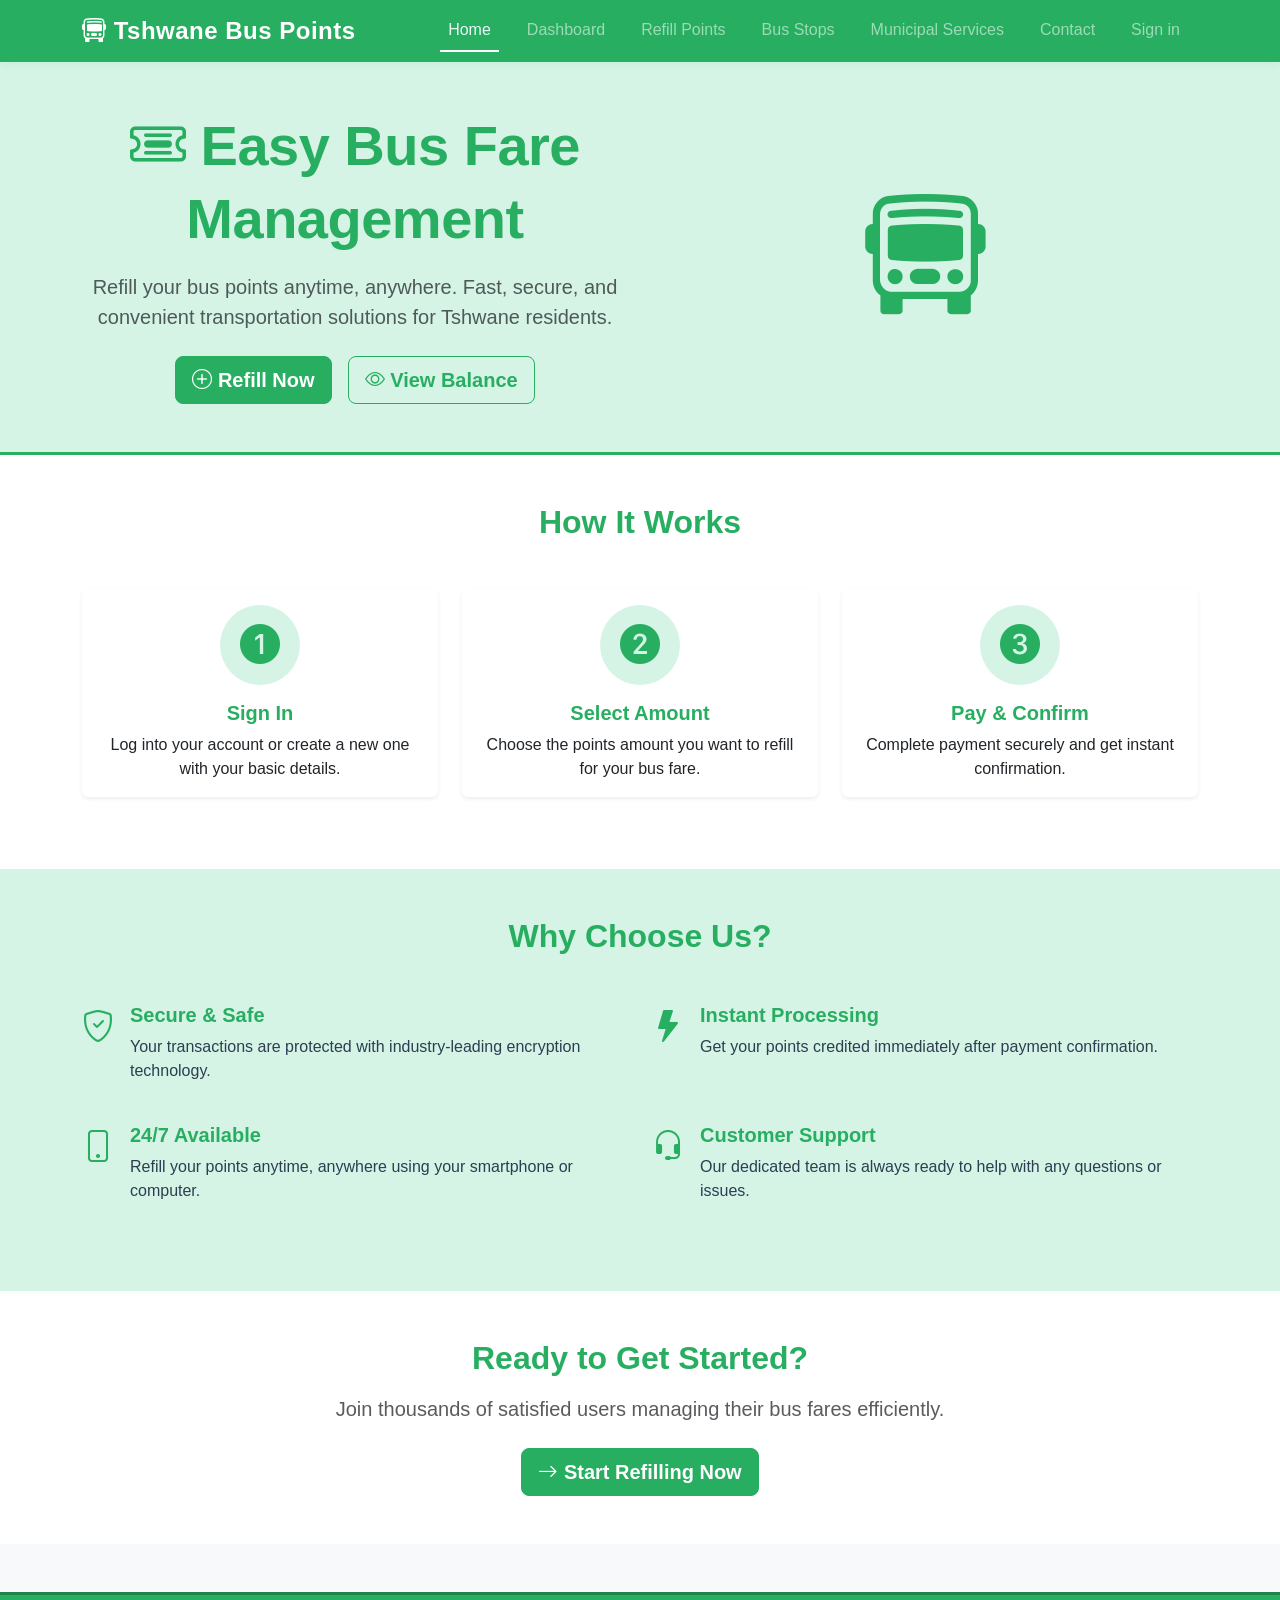
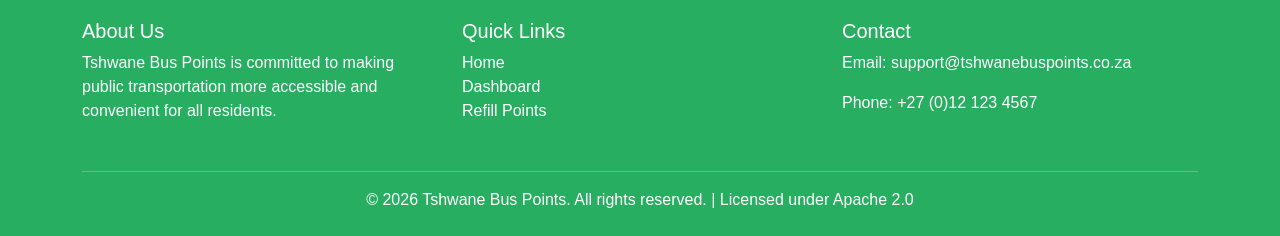
<file: index.html>
<!DOCTYPE html>
<html lang="en">
<head>
    <meta charset="UTF-8">
    <meta name="viewport" content="width=device-width, initial-scale=1.0">
    <title>Tshwane Bus Fare Points - Home</title>
    <link href="https://cdn.jsdelivr.net/npm/bootstrap@5.3.3/dist/css/bootstrap.min.css" rel="stylesheet">
    <link rel="stylesheet" href="https://cdn.jsdelivr.net/npm/bootstrap-icons@1.11.0/font/bootstrap-icons.css">
    <link rel="stylesheet" href="css/style.css">
</head>
<body>
    <!-- Navigation -->
    <nav class="navbar navbar-expand-lg navbar-dark bg-green-primary">
        <div class="container">
            <a class="navbar-brand fw-bold" href="index.html">
                <i class="bi bi-bus-front"></i> <span id="tshwaneAdminTap" role="button" tabindex="0" aria-label="Tshwane logo" title="T">T</span>shwane Bus Points
            </a>
            <button class="navbar-toggler" type="button" data-bs-toggle="collapse" data-bs-target="#navbarNav" aria-controls="navbarNav" aria-expanded="false" aria-label="Open navigation">
                <span class="navbar-toggler-icon"></span>
            </button>
            <div class="collapse navbar-collapse" id="navbarNav">
                <ul class="navbar-nav ms-auto">
                    <li class="nav-item">
                        <a class="nav-link active" href="index.html">Home</a>
                    </li>
                    <li class="nav-item">
                        <a class="nav-link" href="dashboard.html">Dashboard</a>
                    </li>
                    <li class="nav-item">
                        <a class="nav-link" href="PointsRefill.html">Refill Points</a>
                    </li>
                    <li class="nav-item">
                        <a class="nav-link" href="bus-stops.html">Bus Stops</a>
                    </li>
                    <li class="nav-item">
                        <a class="nav-link" href="municipal-services.html">Municipal Services</a>
                    </li>
                    <li class="nav-item">
                        <a class="nav-link" href="#contact">Contact</a>
                    </li>
                </ul>
            </div>
        </div>
    </nav>

    <!-- Hero Section -->
    <section class="hero-section bg-green-light text-center py-5">
        <div class="container">
            <div class="row align-items-center">
                <div class="col-md-6">
                    <h1 class="display-4 fw-bold text-green-primary mb-3">
                        <i class="bi bi-ticket-detailed"></i> Easy Bus Fare Management
                    </h1>
                    <p class="lead text-muted mb-4">
                        Refill your bus points anytime, anywhere. Fast, secure, and convenient transportation solutions for Tshwane residents.
                    </p>
                    <div class="d-flex gap-3 justify-content-center">
                        <a href="PointsRefill.html" class="btn btn-green btn-lg">
                            <i class="bi bi-plus-circle"></i> Refill Now
                        </a>
                        <a href="dashboard.html" class="btn btn-outline-green btn-lg">
                            <i class="bi bi-eye"></i> View Balance
                        </a>
                    </div>
                </div>
                <div class="col-md-6">
                    <div class="text-center">
                        <i class="bi bi-bus-front" style="font-size: 120px; color: #27ae60;"></i>
                    </div>
                </div>
            </div>
        </div>
    </section>

    <!-- How It Works -->
    <section class="py-5 bg-white">
        <div class="container">
            <h2 class="text-center text-green-primary fw-bold mb-5">How It Works</h2>
            <div class="row">
                <div class="col-md-4 mb-4">
                    <div class="card border-0 shadow-sm h-100 text-center card-hover">
                        <div class="card-body">
                            <div class="rounded-circle bg-green-light d-inline-flex align-items-center justify-content-center mb-3" style="width: 80px; height: 80px;">
                                <i class="bi bi-1-circle-fill text-green-primary" style="font-size: 40px;"></i>
                            </div>
                            <h5 class="card-title text-green-primary fw-bold">Sign In</h5>
                            <p class="card-text">Log into your account or create a new one with your basic details.</p>
                        </div>
                    </div>
                </div>
                <div class="col-md-4 mb-4">
                    <div class="card border-0 shadow-sm h-100 text-center card-hover">
                        <div class="card-body">
                            <div class="rounded-circle bg-green-light d-inline-flex align-items-center justify-content-center mb-3" style="width: 80px; height: 80px;">
                                <i class="bi bi-2-circle-fill text-green-primary" style="font-size: 40px;"></i>
                            </div>
                            <h5 class="card-title text-green-primary fw-bold">Select Amount</h5>
                            <p class="card-text">Choose the points amount you want to refill for your bus fare.</p>
                        </div>
                    </div>
                </div>
                <div class="col-md-4 mb-4">
                    <div class="card border-0 shadow-sm h-100 text-center card-hover">
                        <div class="card-body">
                            <div class="rounded-circle bg-green-light d-inline-flex align-items-center justify-content-center mb-3" style="width: 80px; height: 80px;">
                                <i class="bi bi-3-circle-fill text-green-primary" style="font-size: 40px;"></i>
                            </div>
                            <h5 class="card-title text-green-primary fw-bold">Pay & Confirm</h5>
                            <p class="card-text">Complete payment securely and get instant confirmation.</p>
                        </div>
                    </div>
                </div>
            </div>
        </div>
    </section>

    <!-- Features Section -->
    <section class="py-5 bg-green-light">
        <div class="container">
            <h2 class="text-center text-green-primary fw-bold mb-5">Why Choose Us?</h2>
            <div class="row">
                <div class="col-md-6 mb-4">
                    <div class="d-flex gap-3">
                        <div>
                            <i class="bi bi-shield-check text-green-primary" style="font-size: 32px;"></i>
                        </div>
                        <div>
                            <h5 class="text-green-primary fw-bold">Secure & Safe</h5>
                            <p>Your transactions are protected with industry-leading encryption technology.</p>
                        </div>
                    </div>
                </div>
                <div class="col-md-6 mb-4">
                    <div class="d-flex gap-3">
                        <div>
                            <i class="bi bi-lightning-fill text-green-primary" style="font-size: 32px;"></i>
                        </div>
                        <div>
                            <h5 class="text-green-primary fw-bold">Instant Processing</h5>
                            <p>Get your points credited immediately after payment confirmation.</p>
                        </div>
                    </div>
                </div>
                <div class="col-md-6 mb-4">
                    <div class="d-flex gap-3">
                        <div>
                            <i class="bi bi-phone text-green-primary" style="font-size: 32px;"></i>
                        </div>
                        <div>
                            <h5 class="text-green-primary fw-bold">24/7 Available</h5>
                            <p>Refill your points anytime, anywhere using your smartphone or computer.</p>
                        </div>
                    </div>
                </div>
                <div class="col-md-6 mb-4">
                    <div class="d-flex gap-3">
                        <div>
                            <i class="bi bi-headset text-green-primary" style="font-size: 32px;"></i>
                        </div>
                        <div>
                            <h5 class="text-green-primary fw-bold">Customer Support</h5>
                            <p>Our dedicated team is always ready to help with any questions or issues.</p>
                        </div>
                    </div>
                </div>
            </div>
        </div>
    </section>

    <!-- Call to Action -->
    <section class="py-5 bg-white">
        <div class="container text-center">
            <h2 class="fw-bold mb-3 text-green-primary">Ready to Get Started?</h2>
            <p class="lead text-muted mb-4">Join thousands of satisfied users managing their bus fares efficiently.</p>
            <a href="PointsRefill.html" class="btn btn-green btn-lg">
                <i class="bi bi-arrow-right"></i> Start Refilling Now
            </a>
        </div>
    </section>

    <!-- Footer -->
    <footer class="bg-green-primary text-white py-4 mt-5" id="contact">
        <div class="container">
            <div class="row">
                <div class="col-md-4 mb-3">
                    <h5>About Us</h5>
                    <p>Tshwane Bus Points is committed to making public transportation more accessible and convenient for all residents.</p>
                </div>
                <div class="col-md-4 mb-3">
                    <h5>Quick Links</h5>
                    <ul class="list-unstyled">
                        <li><a href="index.html" class="text-white text-decoration-none">Home</a></li>
                        <li><a href="dashboard.html" class="text-white text-decoration-none">Dashboard</a></li>
                        <li><a href="PointsRefill.html" class="text-white text-decoration-none">Refill Points</a></li>
                    </ul>
                </div>
                <div class="col-md-4 mb-3">
                    <h5>Contact</h5>
                    <p>Email: <a href="mailto:support@tshwanebuspoints.co.za" class="text-white text-decoration-none">support@tshwanebuspoints.co.za</a></p>
                    <p>Phone: <a href="tel:+27121234567" class="text-white text-decoration-none">+27 (0)12 123 4567</a></p>
                </div>
            </div>
            <hr class="border-light">
            <div class="text-center">
                <p class="mb-0">&copy; 2026 Tshwane Bus Points. All rights reserved. | Licensed under Apache 2.0</p>
            </div>
        </div>
    </footer>

    <script src="https://cdn.jsdelivr.net/npm/bootstrap@5.3.3/dist/js/bootstrap.bundle.min.js"></script>
    <script src="js/script.js"></script>
    <script src="js/hidden-admin-entry.js"></script>
</body>
</html>
</file>
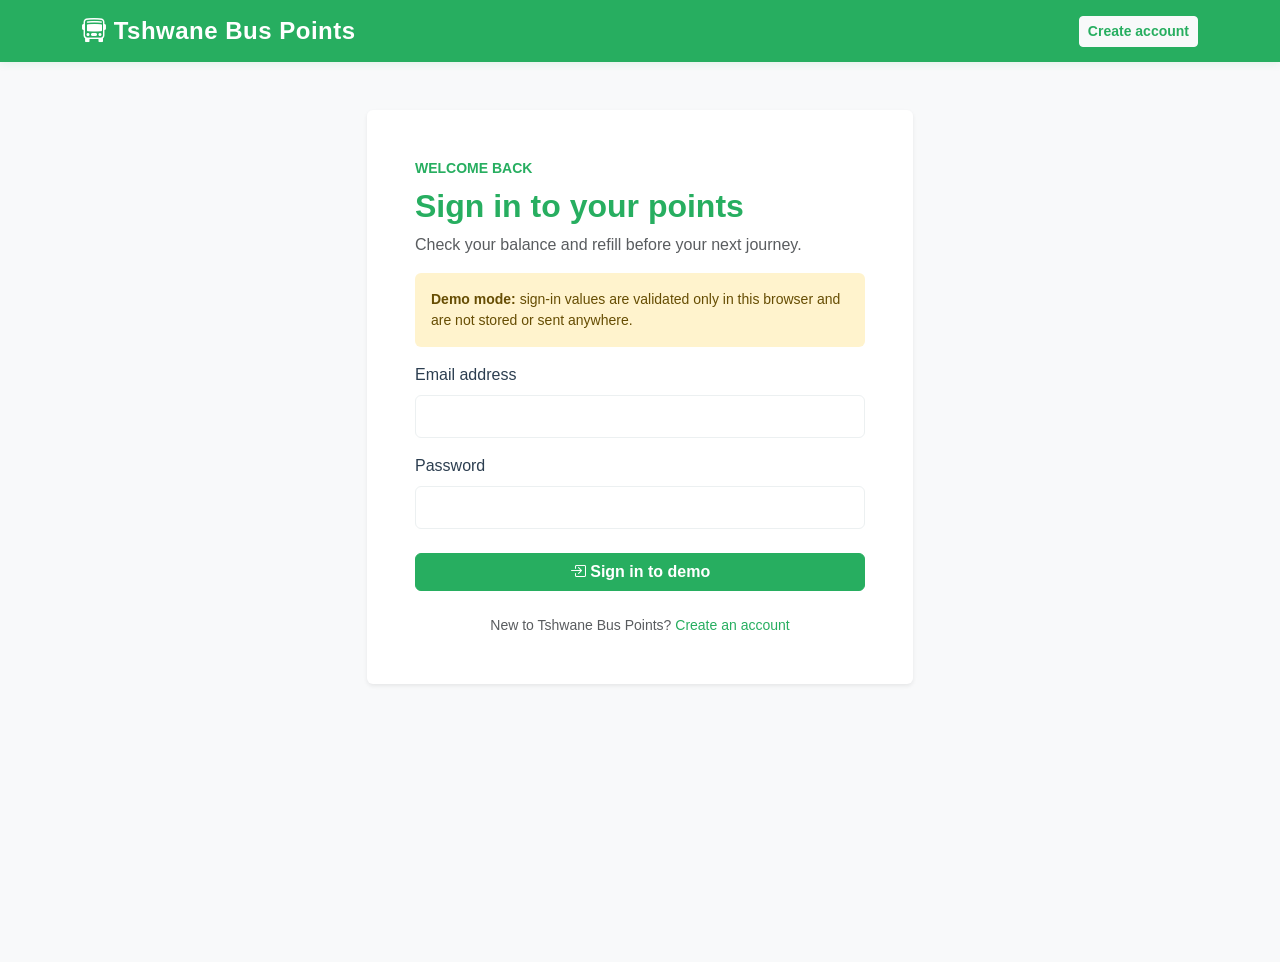
<file: dashboard.html>
<!DOCTYPE html>
<html lang="en">
<head>
  <meta charset="UTF-8">
  <meta name="viewport" content="width=device-width, initial-scale=1.0">
  <title>My points | Tshwane Bus Points</title>
  <link href="https://cdn.jsdelivr.net/npm/bootstrap@5.3.3/dist/css/bootstrap.min.css" rel="stylesheet">
  <link rel="stylesheet" href="https://cdn.jsdelivr.net/npm/bootstrap-icons@1.11.0/font/bootstrap-icons.css">
  <link rel="stylesheet" href="css/style.css">
</head>
<body>
  <nav class="navbar navbar-expand-lg navbar-dark bg-green-primary">
    <div class="container">
      <a class="navbar-brand fw-bold" href="index.html"><i class="bi bi-bus-front"></i> Tshwane Bus Points</a>
      <button class="navbar-toggler" type="button" data-bs-toggle="collapse" data-bs-target="#navbarNav" aria-controls="navbarNav" aria-expanded="false" aria-label="Open navigation"><span class="navbar-toggler-icon"></span></button>
      <div class="collapse navbar-collapse" id="navbarNav"><ul class="navbar-nav ms-auto">
        <li class="nav-item"><a class="nav-link" href="index.html">Home</a></li>
        <li class="nav-item"><a class="nav-link active" aria-current="page" href="dashboard.html">My points</a></li>
        <li class="nav-item"><a class="nav-link" href="PointsRefill.html">Refill points</a></li>
        <li class="nav-item"><a class="nav-link" href="bus-stops.html">Bus stops</a></li>
      </ul></div>
    </div>
  </nav>

  <main class="bg-light min-vh-100 py-5">
    <div class="container">
      <div class="d-flex flex-column flex-md-row justify-content-between align-items-md-end gap-3 mb-4">
        <div><p class="text-uppercase text-green-primary fw-semibold small mb-2">Your travel wallet</p><h1 class="text-green-primary fw-bold mb-1">My bus points</h1><p class="text-muted mb-0">Keep your fare points ready before you travel.</p></div>
        <a class="btn btn-green" href="PointsRefill.html"><i class="bi bi-plus-circle"></i> Refill points</a>
      </div>

      <div class="alert alert-warning border-0 shadow-sm d-flex gap-3 align-items-start" role="status">
        <i class="bi bi-info-circle-fill fs-5"></i><div><strong>Demo account.</strong> Your balance and history are saved only in this browser while the secure payment service is being built.</div>
      </div>

      <section class="row g-3 mb-4" aria-label="Account overview">
        <div class="col-md-6"><div class="card border-0 shadow-sm bg-green-primary text-white h-100"><div class="card-body p-4"><p class="mb-2">Available points</p><h2 class="display-5 fw-bold mb-1" id="dashboardBalance">2,450 pts</h2><small>Ready for your next trip</small></div></div></div>
        <div class="col-md-6"><div class="card border-0 shadow-sm h-100"><div class="card-body p-4"><p class="text-muted mb-2">Latest refill</p><h2 class="h3 text-green-primary fw-bold mb-1" id="latestRefill">No recent refill</h2><small class="text-muted" id="latestRefillDetail">Choose “Refill points” to add travel credit.</small></div></div></div>
      </section>

      <section class="card border-0 shadow-sm" aria-labelledby="transactionsHeading">
        <div class="card-header bg-green-primary text-white py-3 d-flex justify-content-between align-items-center"><h2 class="h5 mb-0" id="transactionsHeading"><i class="bi bi-receipt"></i> Refill history</h2><button class="btn btn-sm btn-light text-green-primary" type="button" id="resetDemo">Reset demo</button></div>
        <div class="table-responsive">
          <table class="table table-hover align-middle mb-0">
            <thead><tr><th scope="col">Date</th><th scope="col">Amount</th><th scope="col">Points</th><th scope="col">Method</th><th scope="col">Reference</th></tr></thead>
            <tbody id="transactionList"></tbody>
          </table>
        </div>
        <div class="card-body text-center text-muted d-none" id="emptyTransactions"><i class="bi bi-receipt fs-3 d-block mb-2"></i>No refills yet. Add points before your next trip.</div>
      </section>
    </div>
  </main>

  <footer class="bg-green-primary text-white py-4 mt-5"><div class="container text-center"><p class="mb-0">Tshwane Bus Points · A convenience-first fare refill demo</p></div></footer>
  <script src="https://cdn.jsdelivr.net/npm/bootstrap@5.3.3/dist/js/bootstrap.bundle.min.js"></script>
  <script src="js/script.js"></script>
</body>
</html>
</file>
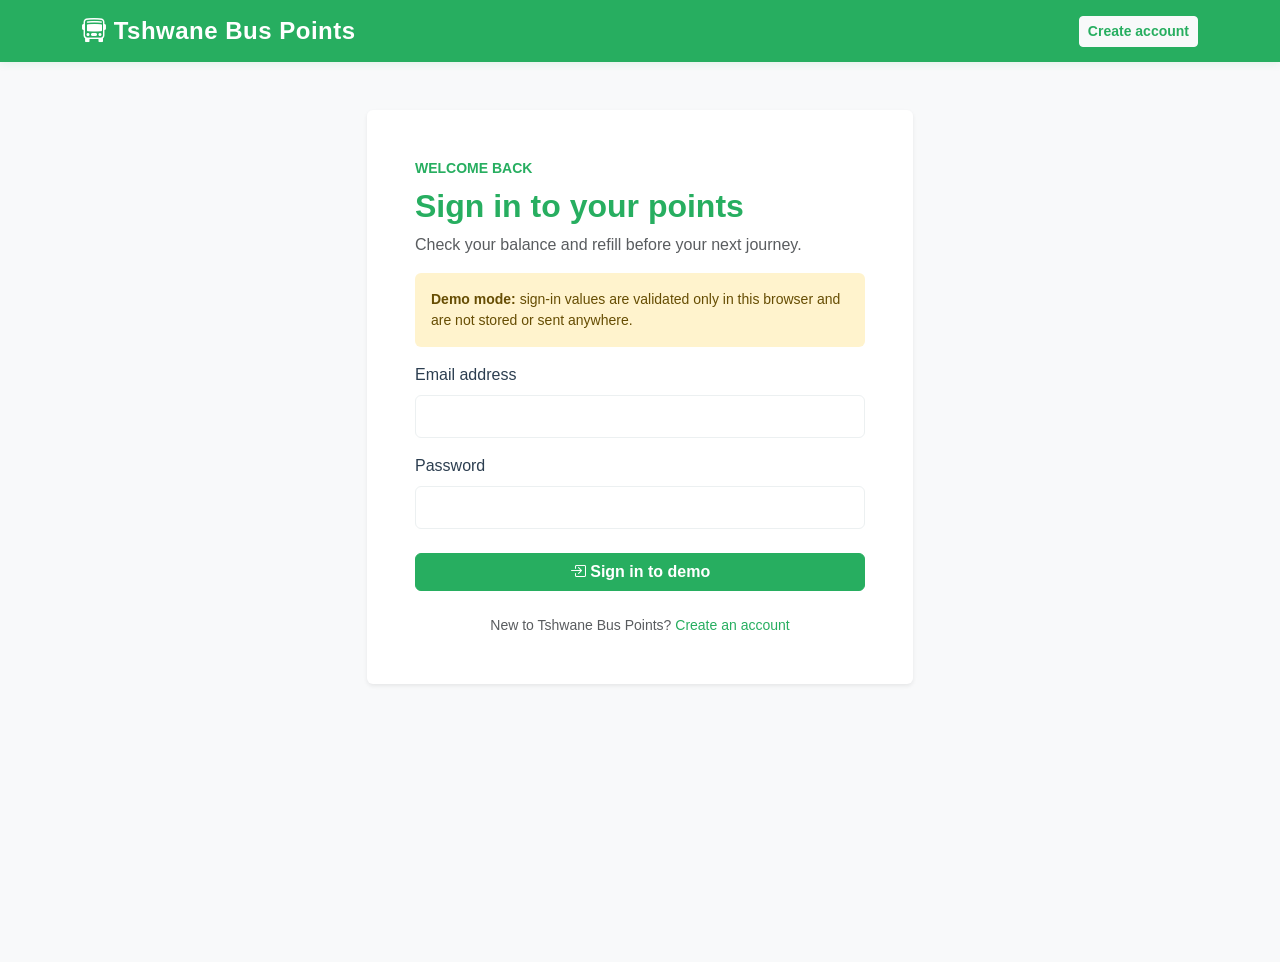
<file: login.html>
<!DOCTYPE html>
<html lang="en">
<head>
  <meta charset="UTF-8">
  <meta name="viewport" content="width=device-width, initial-scale=1.0">
  <title>Sign in | Tshwane Bus Points</title>
  <link href="https://cdn.jsdelivr.net/npm/bootstrap@5.3.3/dist/css/bootstrap.min.css" rel="stylesheet">
  <link rel="stylesheet" href="https://cdn.jsdelivr.net/npm/bootstrap-icons@1.11.0/font/bootstrap-icons.css">
  <link rel="stylesheet" href="css/style.css">
</head>
<body>
  <a class="skip-link" href="#main-content">Skip to main content</a>
  <nav class="navbar navbar-dark bg-green-primary"><div class="container"><a class="navbar-brand fw-bold" href="index.html"><i class="bi bi-bus-front"></i> Tshwane Bus Points</a><a class="btn btn-sm btn-light text-green-primary fw-semibold" href="register.html">Create account</a></div></nav>
  <main class="bg-light min-vh-100 py-5" id="main-content">
    <div class="container"><div class="row justify-content-center"><div class="col-md-8 col-lg-6">
      <div class="card border-0 shadow-sm"><div class="card-body p-4 p-md-5">
        <p class="text-uppercase text-green-primary fw-semibold small mb-2">Welcome back</p>
        <h1 class="text-green-primary fw-bold h2">Sign in to your points</h1>
        <p class="text-muted">Check your balance and refill before your next journey.</p>
        <div class="alert alert-warning border-0 small"><strong>Demo mode:</strong> sign-in values are validated only in this browser and are not stored or sent anywhere.</div>
        <form id="loginForm" novalidate>
          <div class="mb-3"><label class="form-label" for="loginEmail">Email address</label><input class="form-control" id="loginEmail" name="email" type="email" autocomplete="email" required><div class="invalid-feedback">Enter a valid email address.</div></div>
          <div class="mb-4"><label class="form-label" for="loginPassword">Password</label><input class="form-control" id="loginPassword" name="password" type="password" autocomplete="current-password" required><div class="invalid-feedback">Enter your password.</div></div>
          <div id="loginError" class="alert alert-danger d-none" role="alert"></div>
          <button class="btn btn-green w-100" type="submit"><i class="bi bi-box-arrow-in-right"></i> Sign in to demo</button>
        </form>
        <p class="text-center text-muted small mt-4 mb-0">New to Tshwane Bus Points? <a href="register.html">Create an account</a></p>
      </div></div>
    </div></div></div>
  </main>
  <script src="js/script.js"></script>
</body>
</html>
</file>
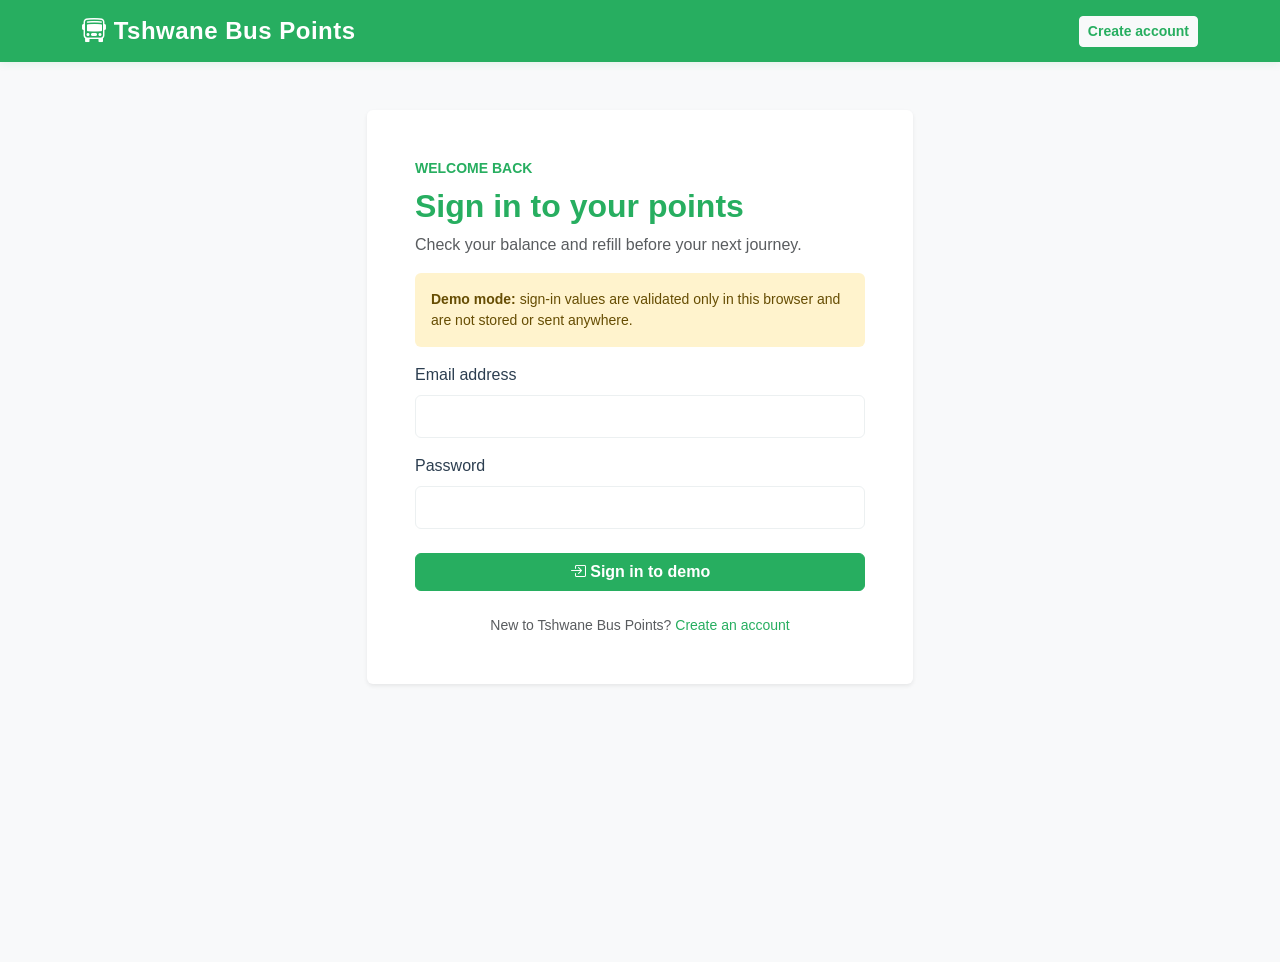
<file: PointsRefill.html>
<!DOCTYPE html>
<html lang="en">
<head>
  <meta charset="UTF-8">
  <meta name="viewport" content="width=device-width, initial-scale=1.0">
  <title>Refill points | Tshwane Bus Points</title>
  <link href="https://cdn.jsdelivr.net/npm/bootstrap@5.3.3/dist/css/bootstrap.min.css" rel="stylesheet">
  <link rel="stylesheet" href="https://cdn.jsdelivr.net/npm/bootstrap-icons@1.11.0/font/bootstrap-icons.css">
  <link rel="stylesheet" href="css/style.css">
</head>
<body>
  <nav class="navbar navbar-expand-lg navbar-dark bg-green-primary">
    <div class="container">
      <a class="navbar-brand fw-bold" href="index.html"><i class="bi bi-bus-front"></i> Tshwane Bus Points</a>
      <button class="navbar-toggler" type="button" data-bs-toggle="collapse" data-bs-target="#navbarNav" aria-controls="navbarNav" aria-expanded="false" aria-label="Open navigation"><span class="navbar-toggler-icon"></span></button>
      <div class="collapse navbar-collapse" id="navbarNav">
        <ul class="navbar-nav ms-auto">
          <li class="nav-item"><a class="nav-link" href="index.html">Home</a></li>
          <li class="nav-item"><a class="nav-link" href="dashboard.html">My points</a></li>
          <li class="nav-item"><a class="nav-link active" aria-current="page" href="PointsRefill.html">Refill points</a></li>
          <li class="nav-item"><a class="nav-link" href="bus-stops.html">Bus stops</a></li>
        </ul>
      </div>
    </div>
  </nav>

  <main class="bg-light min-vh-100 py-5">
    <div class="container">
      <div class="row justify-content-center">
        <div class="col-lg-8">
          <div class="text-center mb-4">
            <p class="text-uppercase text-green-primary fw-semibold small mb-2">Skip the queue</p>
            <h1 class="text-green-primary fw-bold">Refill your bus points</h1>
            <p class="text-muted mb-0">Choose an amount, review it, and keep your points ready for your next trip.</p>
          </div>

          <div class="alert alert-warning border-0 shadow-sm d-flex gap-3 align-items-start" role="status">
            <i class="bi bi-info-circle-fill fs-5"></i>
            <div><strong>Demo mode.</strong> This version records refills only in this browser. It does not collect card details or process a real payment.</div>
          </div>

          <section class="card border-0 shadow-sm mb-4" aria-labelledby="balance-heading">
            <div class="card-body d-flex justify-content-between align-items-center p-4">
              <div><p class="text-muted mb-1" id="balance-heading">Current balance</p><h2 class="text-green-primary fw-bold mb-0" id="currentBalance">2,450 pts</h2></div>
              <i class="bi bi-wallet2 text-green-primary" style="font-size: 3rem;"></i>
            </div>
          </section>

          <form id="refillForm" novalidate>
            <section class="card border-0 shadow-sm mb-4" aria-labelledby="amount-heading">
              <div class="card-header bg-green-primary text-white py-3"><h2 class="h5 mb-0" id="amount-heading"><i class="bi bi-plus-circle"></i> Choose your refill</h2></div>
              <div class="card-body p-4">
                <p class="fw-semibold mb-3">Quick amounts</p>
                <div class="row g-2" role="radiogroup" aria-label="Quick refill amounts">
                  <div class="col-6 col-md-4"><input class="btn-check" type="radio" name="amount" id="amount50" value="50" checked><label class="btn btn-outline-green w-100 py-3" for="amount50">R50<br><small>500 pts</small></label></div>
                  <div class="col-6 col-md-4"><input class="btn-check" type="radio" name="amount" id="amount100" value="100"><label class="btn btn-outline-green w-100 py-3" for="amount100">R100<br><small>1,000 pts</small></label></div>
                  <div class="col-6 col-md-4"><input class="btn-check" type="radio" name="amount" id="amount150" value="150"><label class="btn btn-outline-green w-100 py-3" for="amount150">R150<br><small>1,500 pts</small></label></div>
                  <div class="col-6 col-md-4"><input class="btn-check" type="radio" name="amount" id="amount200" value="200"><label class="btn btn-outline-green w-100 py-3" for="amount200">R200<br><small>2,000 pts</small></label></div>
                  <div class="col-6 col-md-4"><input class="btn-check" type="radio" name="amount" id="amount300" value="300"><label class="btn btn-outline-green w-100 py-3" for="amount300">R300<br><small>3,000 pts</small></label></div>
                  <div class="col-6 col-md-4"><input class="btn-check" type="radio" name="amount" id="amount500" value="500"><label class="btn btn-outline-green w-100 py-3" for="amount500">R500<br><small>5,000 pts</small></label></div>
                </div>
                <div class="mt-4">
                  <label class="form-label fw-semibold" for="customAmount">Or enter a custom amount</label>
                  <div class="input-group"><span class="input-group-text bg-green-primary text-white">R</span><input class="form-control" type="number" id="customAmount" min="10" max="1000" step="10" inputmode="decimal" placeholder="10 to 1,000"></div>
                  <div class="form-text">R10 minimum · R1,000 maximum · R1 = 10 points</div>
                </div>
              </div>
            </section>

            <section class="card border-0 shadow-sm mb-4" aria-labelledby="payment-heading">
              <div class="card-header bg-green-primary text-white py-3"><h2 class="h5 mb-0" id="payment-heading"><i class="bi bi-phone"></i> Preferred payment method</h2></div>
              <div class="card-body p-4">
                <div class="row g-2">
                  <div class="col-md-4"><input class="btn-check" type="radio" name="paymentMethod" id="mobilePayment" value="Mobile payment" checked><label class="btn btn-outline-green w-100 h-100 text-start p-3" for="mobilePayment"><i class="bi bi-phone fs-4"></i><br><strong>Mobile payment</strong><br><small>Pay on your phone</small></label></div>
                  <div class="col-md-4"><input class="btn-check" type="radio" name="paymentMethod" id="cardPayment" value="Bank card"><label class="btn btn-outline-green w-100 h-100 text-start p-3" for="cardPayment"><i class="bi bi-credit-card fs-4"></i><br><strong>Bank card</strong><br><small>Secure provider checkout</small></label></div>
                  <div class="col-md-4"><input class="btn-check" type="radio" name="paymentMethod" id="bankPayment" value="Bank transfer"><label class="btn btn-outline-green w-100 h-100 text-start p-3" for="bankPayment"><i class="bi bi-bank fs-4"></i><br><strong>Bank transfer</strong><br><small>Pay from your bank</small></label></div>
                </div>
              </div>
            </section>

            <section class="card border-0 shadow-sm mb-4" aria-labelledby="summary-heading">
              <div class="card-body p-4">
                <h2 class="h5 text-green-primary fw-bold mb-3" id="summary-heading">Refill summary</h2>
                <div class="d-flex justify-content-between"><span>Amount</span><strong id="amountDisplay">R50.00</strong></div>
                <div class="d-flex justify-content-between mt-2"><span>Points to add</span><strong class="text-green-primary" id="pointsDisplay">500 pts</strong></div>
                <div class="d-flex justify-content-between mt-2"><span>Payment method</span><strong id="methodDisplay">Mobile payment</strong></div>
              </div>
            </section>

            <div id="formError" class="alert alert-danger d-none" role="alert"></div>
            <div class="d-grid d-sm-flex gap-2 mb-5">
              <a class="btn btn-outline-green flex-sm-grow-1" href="dashboard.html"><i class="bi bi-arrow-left"></i> Back to my points</a>
              <button class="btn btn-green flex-sm-grow-1" type="submit"><i class="bi bi-check-circle"></i> Review refill</button>
            </div>
          </form>
        </div>
      </div>
    </div>
  </main>

  <div class="modal fade" id="confirmModal" tabindex="-1" aria-labelledby="confirmTitle" aria-hidden="true">
    <div class="modal-dialog modal-dialog-centered"><div class="modal-content border-0">
      <div class="modal-header bg-green-primary text-white"><h2 class="modal-title h5" id="confirmTitle">Confirm demo refill</h2><button class="btn-close btn-close-white" type="button" data-bs-dismiss="modal" aria-label="Close"></button></div>
      <div class="modal-body p-4"><p>This will add points to this browser's demo account.</p><div class="alert alert-light border mb-0"><div class="d-flex justify-content-between"><span>Amount</span><strong id="confirmAmount"></strong></div><div class="d-flex justify-content-between mt-2"><span>Points</span><strong id="confirmPoints"></strong></div><div class="d-flex justify-content-between mt-2"><span>Method</span><strong id="confirmMethod"></strong></div></div></div>
      <div class="modal-footer"><button class="btn btn-outline-green" type="button" data-bs-dismiss="modal">Go back</button><button class="btn btn-green" id="completeRefill" type="button"><i class="bi bi-check-circle"></i> Add points</button></div>
    </div></div>
  </div>

  <script src="https://cdn.jsdelivr.net/npm/bootstrap@5.3.3/dist/js/bootstrap.bundle.min.js"></script>
  <script src="js/script.js"></script>
</body>
</html>
</file>
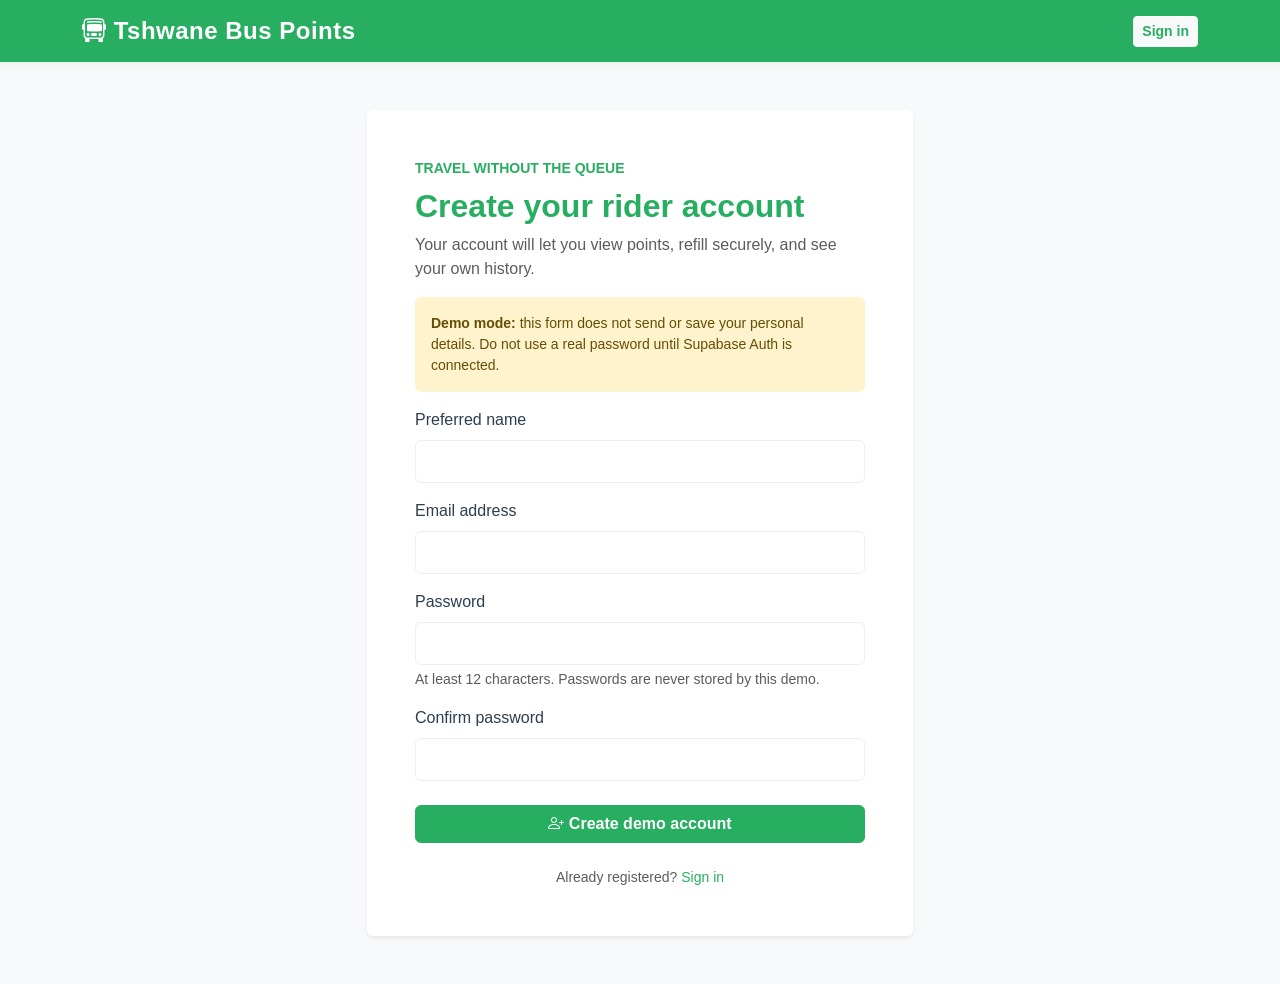
<file: register.html>
<!DOCTYPE html>
<html lang="en">
<head>
  <meta charset="UTF-8">
  <meta name="viewport" content="width=device-width, initial-scale=1.0">
  <title>Create account | Tshwane Bus Points</title>
  <link href="https://cdn.jsdelivr.net/npm/bootstrap@5.3.3/dist/css/bootstrap.min.css" rel="stylesheet">
  <link rel="stylesheet" href="https://cdn.jsdelivr.net/npm/bootstrap-icons@1.11.0/font/bootstrap-icons.css">
  <link rel="stylesheet" href="css/style.css">
</head>
<body>
  <a class="skip-link" href="#main-content">Skip to main content</a>
  <nav class="navbar navbar-dark bg-green-primary"><div class="container"><a class="navbar-brand fw-bold" href="index.html"><i class="bi bi-bus-front"></i> Tshwane Bus Points</a><a class="btn btn-sm btn-light text-green-primary fw-semibold" href="login.html">Sign in</a></div></nav>
  <main class="bg-light min-vh-100 py-5" id="main-content">
    <div class="container"><div class="row justify-content-center"><div class="col-md-8 col-lg-6">
      <div class="card border-0 shadow-sm"><div class="card-body p-4 p-md-5">
        <p class="text-uppercase text-green-primary fw-semibold small mb-2">Travel without the queue</p>
        <h1 class="text-green-primary fw-bold h2">Create your rider account</h1>
        <p class="text-muted">Your account will let you view points, refill securely, and see your own history.</p>
        <div class="alert alert-warning border-0 small"><strong>Demo mode:</strong> this form does not send or save your personal details. Do not use a real password until Supabase Auth is connected.</div>
        <form id="registerForm" novalidate>
          <div class="mb-3"><label class="form-label" for="registerName">Preferred name</label><input class="form-control" id="registerName" name="name" autocomplete="name" maxlength="80" required><div class="invalid-feedback">Enter the name you want to see in the app.</div></div>
          <div class="mb-3"><label class="form-label" for="registerEmail">Email address</label><input class="form-control" id="registerEmail" name="email" type="email" autocomplete="email" required><div class="invalid-feedback">Enter a valid email address.</div></div>
          <div class="mb-3"><label class="form-label" for="registerPassword">Password</label><input class="form-control" id="registerPassword" name="password" type="password" autocomplete="new-password" minlength="12" required aria-describedby="passwordHelp"><div class="form-text" id="passwordHelp">At least 12 characters. Passwords are never stored by this demo.</div><div class="invalid-feedback">Use at least 12 characters.</div></div>
          <div class="mb-4"><label class="form-label" for="confirmPassword">Confirm password</label><input class="form-control" id="confirmPassword" name="confirmPassword" type="password" autocomplete="new-password" required><div class="invalid-feedback">Passwords must match.</div></div>
          <div id="registerError" class="alert alert-danger d-none" role="alert"></div>
          <button class="btn btn-green w-100" type="submit"><i class="bi bi-person-plus"></i> Create demo account</button>
        </form>
        <p class="text-center text-muted small mt-4 mb-0">Already registered? <a href="login.html">Sign in</a></p>
      </div></div>
    </div></div></div>
  </main>
  <script src="js/script.js"></script>
</body>
</html>
</file>
<file: css/style.css>
/* ============================================
   Tshwane Bus Fare Points Refill App
   Color Theme: Green (#27ae60)
   ============================================ */

/* Color Variables */
:root {
    --green-primary: #27ae60;
    --green-dark: #1e8449;
    --green-light: #d5f4e6;
    --text-dark: #2c3e50;
    --text-muted: #7f8c8d;
    --light-bg: #f8f9fa;
    --border-color: #ecf0f1;
}

/* ============================================
   Global Styles
   ============================================ */

body {
    font-family: 'Segoe UI', Tahoma, Geneva, Verdana, sans-serif;
    color: var(--text-dark);
    background-color: #f8f9fa;
}

a {
    color: var(--green-primary);
    text-decoration: none;
}

a:hover {
    color: var(--green-dark);
}

/* ============================================
   Utility Classes
   ============================================ */

.bg-green-primary {
    background-color: var(--green-primary) !important;
}

.bg-green-light {
    background-color: var(--green-light) !important;
}

.text-green-primary {
    color: var(--green-primary) !important;
}

.btn-green {
    background-color: var(--green-primary);
    border-color: var(--green-primary);
    color: white;
    font-weight: 600;
    transition: all 0.3s ease;
}

.btn-green:hover {
    background-color: var(--green-dark);
    border-color: var(--green-dark);
    color: white;
    transform: translateY(-2px);
    box-shadow: 0 4px 12px rgba(39, 174, 96, 0.3);
}

.btn-green:focus,
.btn-green:active {
    background-color: var(--green-dark);
    border-color: var(--green-dark);
    box-shadow: 0 0 0 0.25rem rgba(39, 174, 96, 0.25);
}

.btn-outline-green {
    color: var(--green-primary);
    border-color: var(--green-primary);
    font-weight: 600;
    transition: all 0.3s ease;
}

.btn-outline-green:hover {
    background-color: var(--green-primary);
    border-color: var(--green-primary);
    color: white;
    transform: translateY(-2px);
}

.btn-outline-green:focus,
.btn-outline-green:active {
    background-color: var(--green-primary);
    border-color: var(--green-primary);
    color: white;
    box-shadow: 0 0 0 0.25rem rgba(39, 174, 96, 0.25);
}

/* ============================================
   Navigation Bar
   ============================================ */

.navbar {
    box-shadow: 0 2px 8px rgba(39, 174, 96, 0.1);
}

.navbar-brand {
    font-size: 1.5rem;
    letter-spacing: 0.5px;
}

.navbar-nav .nav-link {
    margin: 0 10px;
    font-weight: 500;
    transition: all 0.3s ease;
}

.navbar-nav .nav-link:hover,
.navbar-nav .nav-link.active {
    color: #e8f8f5 !important;
    border-bottom: 2px solid white;
}

/* ============================================
   Hero Section
   ============================================ */

.hero-section {
    padding: 60px 0;
    border-bottom: 3px solid var(--green-primary);
}

.hero-section h1 {
    letter-spacing: -0.5px;
    line-height: 1.3;
}

/* ============================================
   Cards
   ============================================ */

.card {
    border: none;
    transition: all 0.3s ease;
}

.card-hover:hover {
    transform: translateY(-5px);
    box-shadow: 0 8px 20px rgba(39, 174, 96, 0.15) !important;
}

.card-header {
    border-bottom: 2px solid var(--green-primary);
    font-weight: 600;
}

.card-header.bg-green-primary {
    background-color: var(--green-primary) !important;
    border-bottom: none;
}

/* ============================================
   Forms
   ============================================ */

.form-control,
.form-select {
    border: 1px solid var(--border-color);
    border-radius: 6px;
    padding: 10px 12px;
    font-size: 14px;
    transition: all 0.3s ease;
}

.form-control:focus,
.form-select:focus {
    border-color: var(--green-primary);
    box-shadow: 0 0 0 0.2rem rgba(39, 174, 96, 0.15);
}

.form-check-input {
    width: 20px;
    height: 20px;
    border: 2px solid var(--border-color);
    margin-top: 2px;
    cursor: pointer;
    transition: all 0.3s ease;
}

.form-check-input:checked {
    background-color: var(--green-primary);
    border-color: var(--green-primary);
}

.form-check-input:focus {
    border-color: var(--green-primary);
    box-shadow: 0 0 0 0.25rem rgba(39, 174, 96, 0.25);
}

.form-label {
    color: var(--text-dark);
    font-weight: 500;
    margin-bottom: 8px;
}

.input-group-text {
    border: 1px solid var(--border-color);
    font-weight: 600;
}

/* ============================================
   Progress Bars
   ============================================ */

.progress {
    height: 8px;
    background-color: var(--border-color);
    border-radius: 10px;
}

.progress-bar {
    background-color: var(--green-primary);
    border-radius: 10px;
}

/* ============================================
   Badges
   ============================================ */

.badge {
    padding: 6px 12px;
    font-weight: 600;
    border-radius: 20px;
    font-size: 12px;
}

.badge.bg-success {
    background-color: var(--green-primary) !important;
}

/* ============================================
   Tables
   ============================================ */

.table {
    color: var(--text-dark);
}

.table thead {
    background-color: #f0f9f7;
    font-weight: 600;
}

.table tbody tr {
    border-bottom: 1px solid var(--border-color);
    transition: background-color 0.3s ease;
}

.table tbody tr:hover {
    background-color: var(--green-light);
}

/* ============================================
   Alerts
   ============================================ */

.alert-light {
    background-color: #f0f9f7;
    border-left: 4px solid var(--green-primary);
}

.alert-success {
    background-color: #d5f4e6;
    border: 1px solid var(--green-primary);
    color: var(--green-dark);
}

/* ============================================
   Modals
   ============================================ */

.modal-header {
    border-bottom: 2px solid var(--green-primary);
}

.modal-content {
    border: none;
    box-shadow: 0 8px 24px rgba(0, 0, 0, 0.12);
}

/* ============================================
   Footer
   ============================================ */

footer {
    background-color: var(--green-primary);
    border-top: 3px solid var(--green-dark);
}

footer a {
    color: #e8f8f5;
    transition: color 0.3s ease;
}

footer a:hover {
    color: white;
}

/* ============================================
   Responsive Design
   ============================================ */

@media (max-width: 768px) {
    .hero-section {
        padding: 40px 0;
    }

    .hero-section h1 {
        font-size: 2rem;
    }

    .navbar-nav .nav-link {
        margin: 8px 0;
        border-bottom: none !important;
    }

    .card {
        margin-bottom: 15px;
    }
}

/* ============================================
   Animations
   ============================================ */

@keyframes slideInDown {
    from {
        opacity: 0;
        transform: translateY(-20px);
    }
    to {
        opacity: 1;
        transform: translateY(0);
    }
}

@keyframes fadeIn {
    from {
        opacity: 0;
    }
    to {
        opacity: 1;
    }
}

.navbar {
    animation: slideInDown 0.5s ease;
}

.card {
    animation: fadeIn 0.6s ease;
}

/* ============================================
   Custom Cursor
   ============================================ */

.cursor-pointer {
    cursor: pointer;
}

button {
    cursor: pointer;
}

/* ============================================
   Scrollbar Styling
   ============================================ */

::-webkit-scrollbar {
    width: 10px;
}

::-webkit-scrollbar-track {
    background: var(--light-bg);
}

::-webkit-scrollbar-thumb {
    background: var(--green-primary);
    border-radius: 5px;
}

::-webkit-scrollbar-thumb:hover {
    background: var(--green-dark);
}

/* ============================================
   Print Styles
   ============================================ */

@media print {
    body {
        background-color: white;
    }

    .navbar,
    footer {
        display: none;
    }

    .card {
        box-shadow: none;
        border: 1px solid var(--border-color);
    }
}


/* ============================================
   Inclusive navigation and motion preferences
   ============================================ */

.skip-link {
    position: fixed;
    top: 0.75rem;
    left: 0.75rem;
    z-index: 2000;
    padding: 0.7rem 1rem;
    background: #ffffff;
    color: var(--green-dark);
    border: 2px solid var(--green-dark);
    border-radius: 0.4rem;
    font-weight: 700;
    transform: translateY(-200%);
    transition: transform 0.2s ease;
}

.skip-link:focus {
    transform: translateY(0);
}

:focus-visible {
    outline: 3px solid #145a32;
    outline-offset: 3px;
}

.btn-check:focus-visible + .btn,
.navbar-toggler:focus-visible {
    outline: 3px solid #ffffff;
    outline-offset: 3px;
    box-shadow: none;
}

.navbar-toggler {
    border-width: 2px;
}

@media (prefers-reduced-motion: reduce) {
    *,
    *::before,
    *::after {
        animation-duration: 0.01ms !important;
        animation-iteration-count: 1 !important;
        scroll-behavior: auto !important;
        transition-duration: 0.01ms !important;
    }
}
</file>
